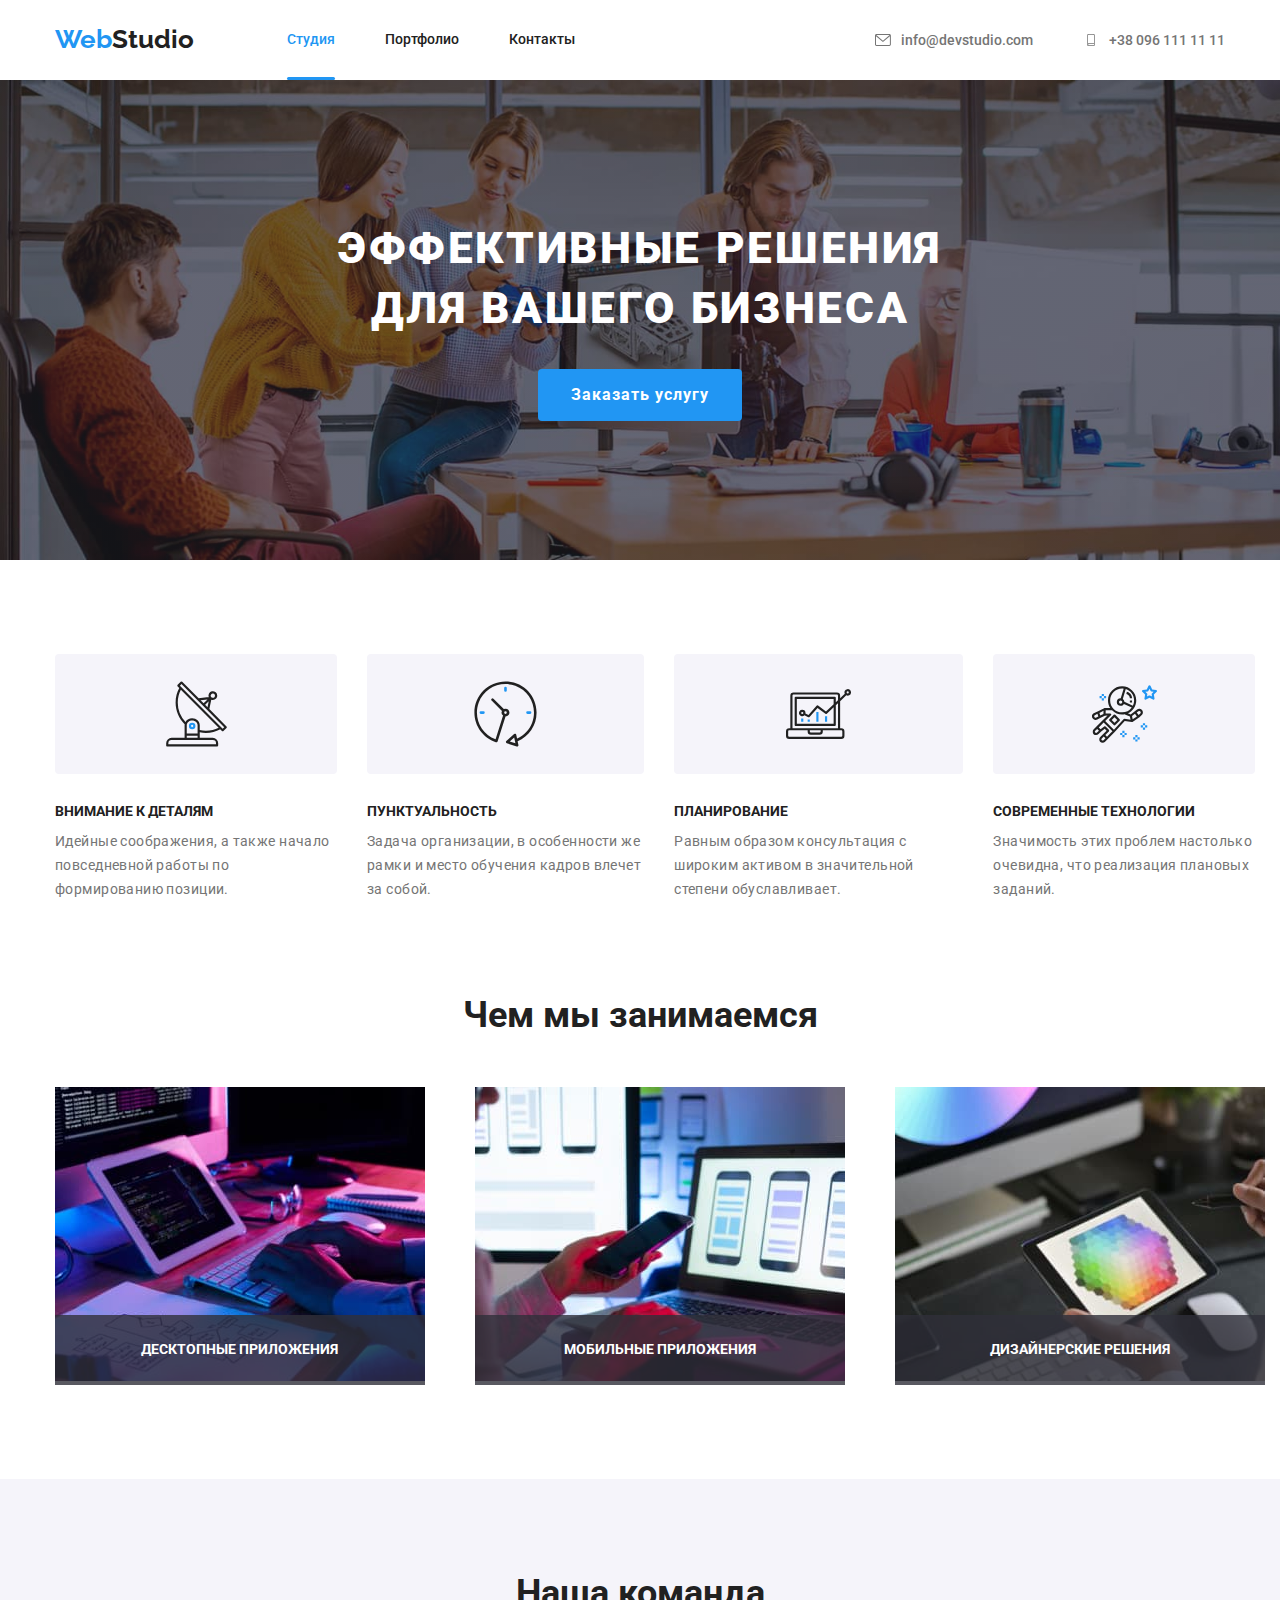
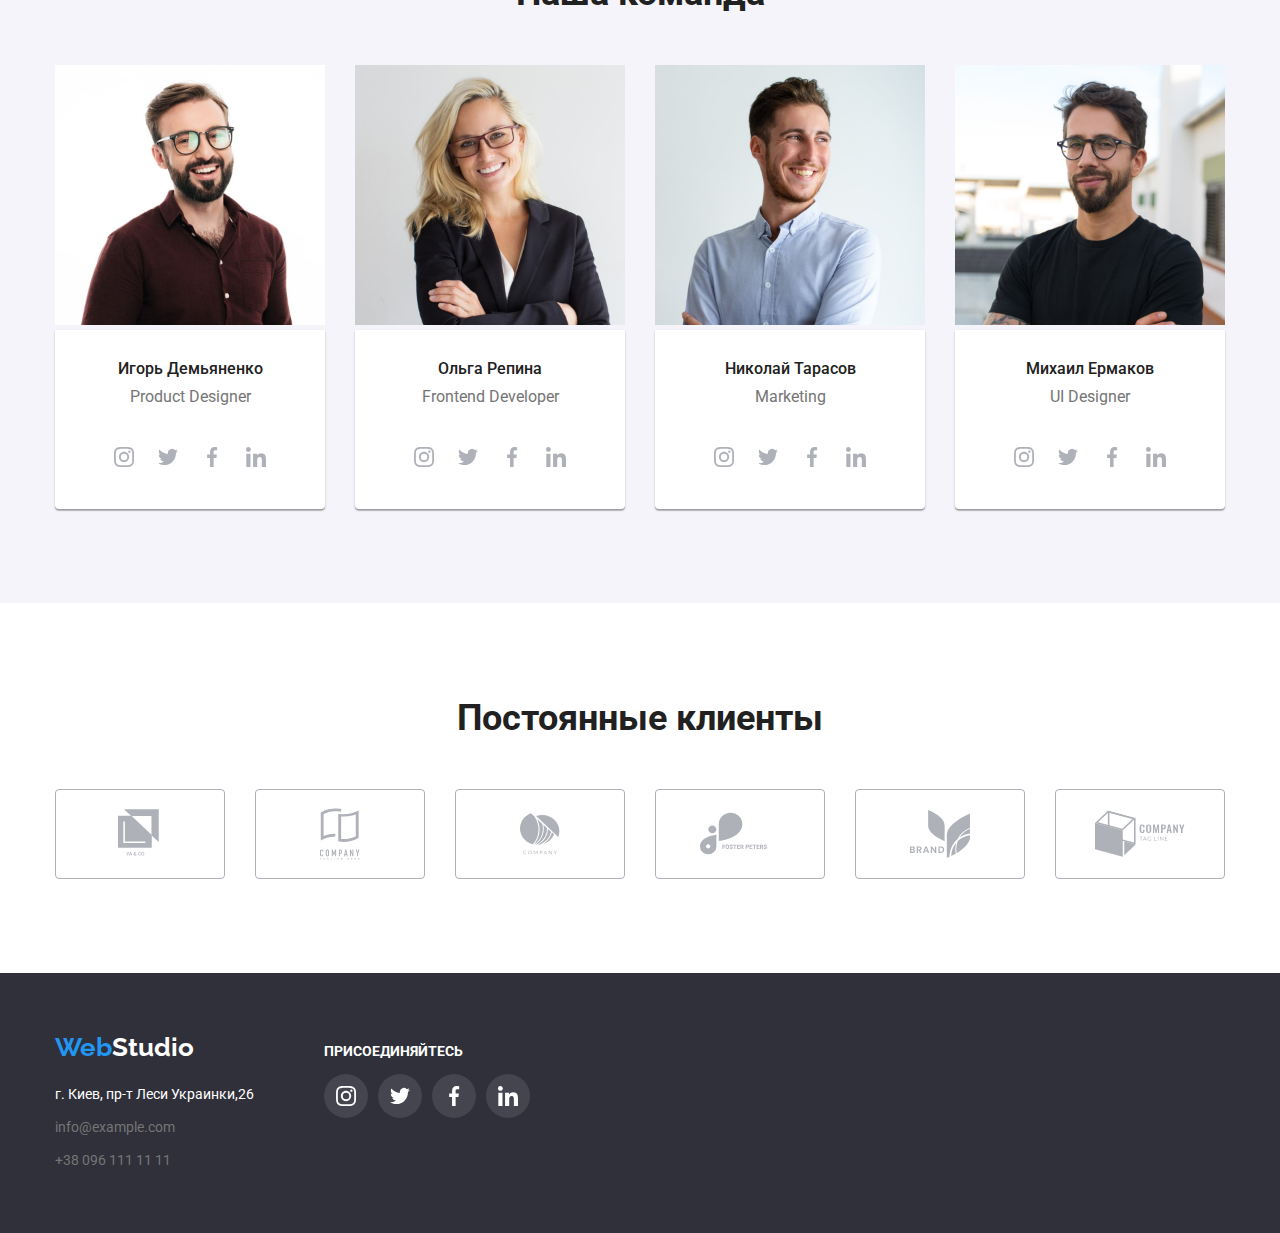
<file: index.html>
<!DOCTYPE html>
<html lang="en">
  <head>
    <meta charset="UTF-8" />
    <meta name="viewport" content="width=device-width, initial-scale=1.0" />
    <title>Document</title>
    <link
      href="https://fonts.googleapis.com/css2?family=Raleway:wght@700&family=Roboto:wght@400;500;700;900&display=swap"
      rel="stylesheet"
    />
    <link
      rel="stylesheet"
      href="https://cdnjs.cloudflare.com/ajax/libs/modern-normalize/1.0.0/modern-normalize.min.css"
    />
    <link rel="stylesheet" href="./css/main.css" />
    <link rel="stylesheet" href="./css/style.css" />
  </head>

  <body>
    <!-- Шапка сайта-->
    <header class="page-header">
      <div class="container main-nav">
        <nav class="menu-nav">
          <a href="" class="logo">Web<span class="logo-two">Studio</span></a>
          <ul class="site-nav">
            <li class="item">
              <a href="./index.html" class="link current">Студия</a>
            </li>
            <li class="item">
              <a href="./portfolio.html" class="link">Портфолио</a>
            </li>
            <li class="item"><a href="" class="link">Контакты</a></li>
          </ul>
        </nav>

        <div class="contact-list">
          <ul class="auth-nav">
            <li class="item">
              <a href="mailto:info@example.com" class="link"
                ><svg class="item-feauter">
                  <use href="./images/symbol-defs.svg#email"></use></svg
                >info@devstudio.com</a
              >
            </li>
            <li class="item">
              <a href="tel:+380991111111" class="link">
                <svg class="item-feauter">
                  <use href="./images/symbol-defs.svg#smartphone"></use>
                </svg>
                +38 096 111 11 11</a
              >
            </li>
          </ul>
        </div>
      </div>
    </header>
    <main>
      <!--Герой сайта-->
      <section class="hero-title">
        <div class="overlay">
          <h1 class="hero-style">
            Эффективные решения <br />
            для вашего бизнеса
          </h1>
          <button type="button" class="button" data-modal-open>
            Заказать услугу
          </button>
        </div>
      </section>

      <!--Преимущества сайта-->
      <section class="section-hero">
        <div class="container">
          <!--<h2 class="section-title">Наши преимуществ</h2>-->
          <ul class="box-list list container">
            <li class="item">
              <div class="decoration-icon">
                <svg class="item-icon">
                  <use href="./images/symbol-defs.svg#antenna1"></use>
                </svg>
              </div>
              <h3 class="section-title">Внимание к деталям</h3>
              <p class="section-text">
                Идейные соображения, а также начало повседневной работы по
                формированию позиции.
              </p>
            </li>
            <li class="item">
              <div class="decoration-icon">
                <svg class="item-icon">
                  <use href="./images/symbol-defs.svg#clock2"></use>
                </svg>
              </div>
              <h3 class="section-title">Пунктуальность</h3>
              <p class="section-text">
                Задача организации, в особенности же рамки и место обучения
                кадров влечет за собой.
              </p>
            </li>
            <li class="item">
              <div class="decoration-icon">
                <svg class="item-icon">
                  <use href="./images/symbol-defs.svg#diagram3"></use>
                </svg>
              </div>
              <h3 class="section-title">Планирование</h3>
              <p class="section-text">
                Равным образом консультация с широким активом в значительной
                степени обуславливает.
              </p>
            </li>
            <li class="item">
              <div class="decoration-icon">
                <svg class="item-icon">
                  <use href="./images/symbol-defs.svg#astronaut-4"></use>
                </svg>
              </div>
              <h3 class="section-title">Современные технологии</h3>
              <p class="section-text">
                Значимость этих проблем настолько очевидна, что реализация
                плановых заданий.
              </p>
            </li>
          </ul>
        </div>
      </section>

      <!--Чем занимается сайт-->
      <section class="info section">
        <div class="container">
          <h2 class="section-title-list">Чем мы занимаемся</h2>
          <ul class="info-list list">
            <li class="item">
              <div class="activ-content">
                <a href=""
                  ><img
                    src="./images/img2.jpg"
                    alt="Человек за компьютером"
                    width="370"
                  />
                  <h3 class="embedded-text">Деcктопные приложения</h3>
                </a>
              </div>
            </li>
            <li class="item">
              <div class="activ-content">
                <a href=""
                  ><img
                    src="./images/img1.jpg"
                    alt="Человек держит в руке телефон"
                    width="370"
                  />
                  <h3 class="embedded-text">Мобильные приложения</h3>
                </a>
              </div>
            </li>
            <li class="item">
              <div class="activ-content">
                <a href=""
                  ><img
                    src="./images/img3.jpg"
                    alt="Человек держит в руке планшет"
                    width="370"
                  />
                  <h3 class="embedded-text">Дизайнерские решения</h3>
                </a>
              </div>
            </li>
          </ul>
        </div>
      </section>
      <!--Наша команда-->
      <section class="nav-section">
        <div class="container">
          <h2 class="section-title-list">Наша команда</h2>
          <ul class="navigation-list list">
            <li class="item">
              <img
                src="./images/union1.jpg"
                alt="Игорь Демьяненко-конструктор продуктов"
                width="270"
              />
              <div class="team-ticket">
                <h3 class="section-title-feauter">Игорь Демьяненко</h3>
                <p class="feauter-title">Product Designer</p>
                <ul class="team-icon list">
                  <li class="icon-item">
                    <a href="" class="sicial-link" aria-label="инстаграм">
                      <svg class="icon">
                        <use href="./images/symbol-defs.svg#instagram"></use>
                      </svg>
                    </a>
                  </li>
                  <li class="icon-item">
                    <a href="" class="sicial-link" aria-label="twitter"
                      ><svg class="icon">
                        <use href="./images/symbol-defs.svg#twitter"></use></svg
                    ></a>
                  </li>
                  <li class="icon-item">
                    <a href="" class="sicial-link" aria-label="Facebook"
                      ><svg class="icon">
                        <use
                          href="./images/symbol-defs.svg#facebook"
                        ></use></svg
                    ></a>
                  </li>
                  <li class="icon-item">
                    <a href="" class="sicial-link" aria-label="in"
                      ><svg class="icon">
                        <use href="./images/symbol-defs.svg#in"></use></svg
                    ></a>
                  </li>
                </ul>
              </div>
            </li>
            <li class="item">
              <img
                src="./images/union2.jpg"
                alt="Ольга Репина-фронтенд девелопер"
                width="270"
              />
              <div class="team-ticket">
                <h3 class="section-title-feauter">Ольга Репина</h3>
                <p class="feauter-title">Frontend Developer</p>
                <ul class="team-icon list">
                  <li class="icon-item">
                    <a href="" class="sicial-link" aria-label="инстаграм">
                      <svg class="icon">
                        <use href="./images/symbol-defs.svg#instagram"></use>
                      </svg>
                    </a>
                  </li>
                  <li class="icon-item">
                    <a href="" class="sicial-link" aria-label="twitter"
                      ><svg class="icon">
                        <use href="./images/symbol-defs.svg#twitter"></use></svg
                    ></a>
                  </li>
                  <li class="icon-item">
                    <a href="" class="sicial-link" aria-label="Facebook"
                      ><svg class="icon">
                        <use
                          href="./images/symbol-defs.svg#facebook"
                        ></use></svg
                    ></a>
                  </li>
                  <li class="icon-item">
                    <a href="" class="sicial-link" aria-label="in"
                      ><svg class="icon">
                        <use href="./images/symbol-defs.svg#in"></use></svg
                    ></a>
                  </li>
                </ul>
              </div>
            </li>
            <li class="item">
              <img
                src="./images/union3.jpg"
                alt="Николай Тарасов-маркетолог"
                width="270"
              />
              <div class="team-ticket">
                <h3 class="section-title-feauter">Николай Тарасов</h3>
                <p class="feauter-title">Marketing</p>
                <ul class="team-icon list">
                  <li class="icon-item">
                    <a href="" class="sicial-link" aria-label="инстаграм">
                      <svg class="icon">
                        <use href="./images/symbol-defs.svg#instagram"></use>
                      </svg>
                    </a>
                  </li>
                  <li class="icon-item">
                    <a href="" class="sicial-link" aria-label="twitter"
                      ><svg class="icon">
                        <use href="./images/symbol-defs.svg#twitter"></use></svg
                    ></a>
                  </li>
                  <li class="icon-item">
                    <a href="" class="sicial-link" aria-label="Facebook"
                      ><svg class="icon">
                        <use
                          href="./images/symbol-defs.svg#facebook"
                        ></use></svg
                    ></a>
                  </li>
                  <li class="icon-item">
                    <a href="" class="sicial-link" aria-label="in"
                      ><svg class="icon">
                        <use href="./images/symbol-defs.svg#in"></use></svg
                    ></a>
                  </li>
                </ul>
              </div>
            </li>

            <li class="item">
              <img
                src="./images/union4.jpg"
                alt="Михаил Ермаков-конструктор пользовательского интерфейса"
                width="270"
              />
              <div class="team-ticket">
                <h3 class="section-title-feauter">Михаил Ермаков</h3>
                <p class="feauter-title">UI Designer</p>
                <ul class="team-icon list">
                  <li class="icon-item">
                    <a href="https:" class="sicial-link" aria-label="инстаграм">
                      <svg class="icon">
                        <use href="./images/symbol-defs.svg#instagram"></use>
                      </svg>
                    </a>
                  </li>
                  <li class="icon-item">
                    <a href="" class="sicial-link" aria-label="twitter"
                      ><svg class="icon">
                        <use href="./images/symbol-defs.svg#twitter"></use></svg
                    ></a>
                  </li>
                  <li class="icon-item">
                    <a href="" class="sicial-link" aria-label="Facebook"
                      ><svg class="icon">
                        <use
                          href="./images/symbol-defs.svg#facebook"
                        ></use></svg
                    ></a>
                  </li>
                  <li class="icon-item">
                    <a href="" class="sicial-link" aria-label="in"
                      ><svg class="icon">
                        <use href="./images/symbol-defs.svg#in"></use></svg
                    ></a>
                  </li>
                </ul>
              </div>
            </li>
          </ul>
        </div>
      </section>
      <!--Наши партнеры-->
      <section class="section">
        <div class="container">
          <h2 class="partner">Постоянные клиенты</h2>
          <ul class="company">
            <li class="clients">
              <a class="clients-item" href="">
                <svg class="logoone">
                  <use href="./images/symbol-defs.svg#logo1"></use>
                </svg>
              </a>
            </li>
            <li class="clients">
              <a class="clients-item link" href=""
                ><svg class="logotwo">
                  <use href="./images/symbol-defs.svg#logo2"></use></svg
              ></a>
            </li>
            <li class="clients">
              <a class="clients-item link" href=""
                ><svg class="logotwo">
                  <use href="./images/symbol-defs.svg#logo3"></use>
                </svg>
              </a>
            </li>
            <li class="clients">
              <a class="clients-item link" href=""
                ><svg class="logofour">
                  <use href="./images/symbol-defs.svg#logo4"></use></svg
              ></a>
            </li>
            <li class="clients">
              <a class="clients-item link" href=""
                ><svg class="logofive">
                  <use href="./images/symbol-defs.svg#logo5"></use>
                </svg>
              </a>
            </li>
            <li class="clients">
              <a class="clients-item link" href=""
                ><svg class="logosix">
                  <use href="./images/symbol-defs.svg#logo6"></use>
                </svg>
              </a>
            </li>
          </ul>
        </div>
      </section>
    </main>

    <!--Подвал и контакты сайта-->
    <footer class="footer-nav">
      <div class="container footer-container">
        <div>
          <a href="" class="logo">Web<span class="logo-free">Studio</span></a>
          <address class="adress">
            <p class="adress-text">г. Киев, пр-т Леси Украинки,26</p>
            <a href="mailto:info@example.com" class="link">info@example.com</a>
            <a href="tel:+380991111111" class="link">+38 096 111 11 11</a>
          </address>
        </div>
        <div class="additional">
          <p class="additional-title">ПРИСОЕДИНЯЙТЕСЬ</p>
          <ul class="additional-list list">
            <li class="additional-item">
              <a href="" class="basement-social" aria-label="instagram"
                ><svg class="footer-icon">
                  <use href="./images/symbol-defs.svg#instagram"></use></svg
              ></a>
            </li>
            <li class="additional-item">
              <a href="" class="basement-social" aria-label="twitter"
                ><svg class="footer-icon">
                  <use href="./images/symbol-defs.svg#twitter"></use></svg
              ></a>
            </li>
            <li class="additional-item">
              <a href="" class="basement-social" aria-label="Facebook"
                ><svg class="footer-icon">
                  <use href="./images/symbol-defs.svg#facebook"></use></svg
              ></a>
            </li>
            <li class="additional-item">
              <a href="" class="basement-social" aria-label="in"
                ><svg class="footer-icon">
                  <use href="./images/symbol-defs.svg#in"></use></svg
              ></a>
            </li>
          </ul>
        </div>
      </div>
    </footer>
    <div class="backdrop is-hidden" data-modal>
      <div class="modal">
        <button type="button" class="exit-button" data-modal-close>
          <svg class="exit">
            <use href="./images/symbol-defs1.svg#Vector"></use>
          </svg>
        </button>
      </div>
    </div>
    <script src="./js/modal.js"></script>
  </body>
</html>
</file>
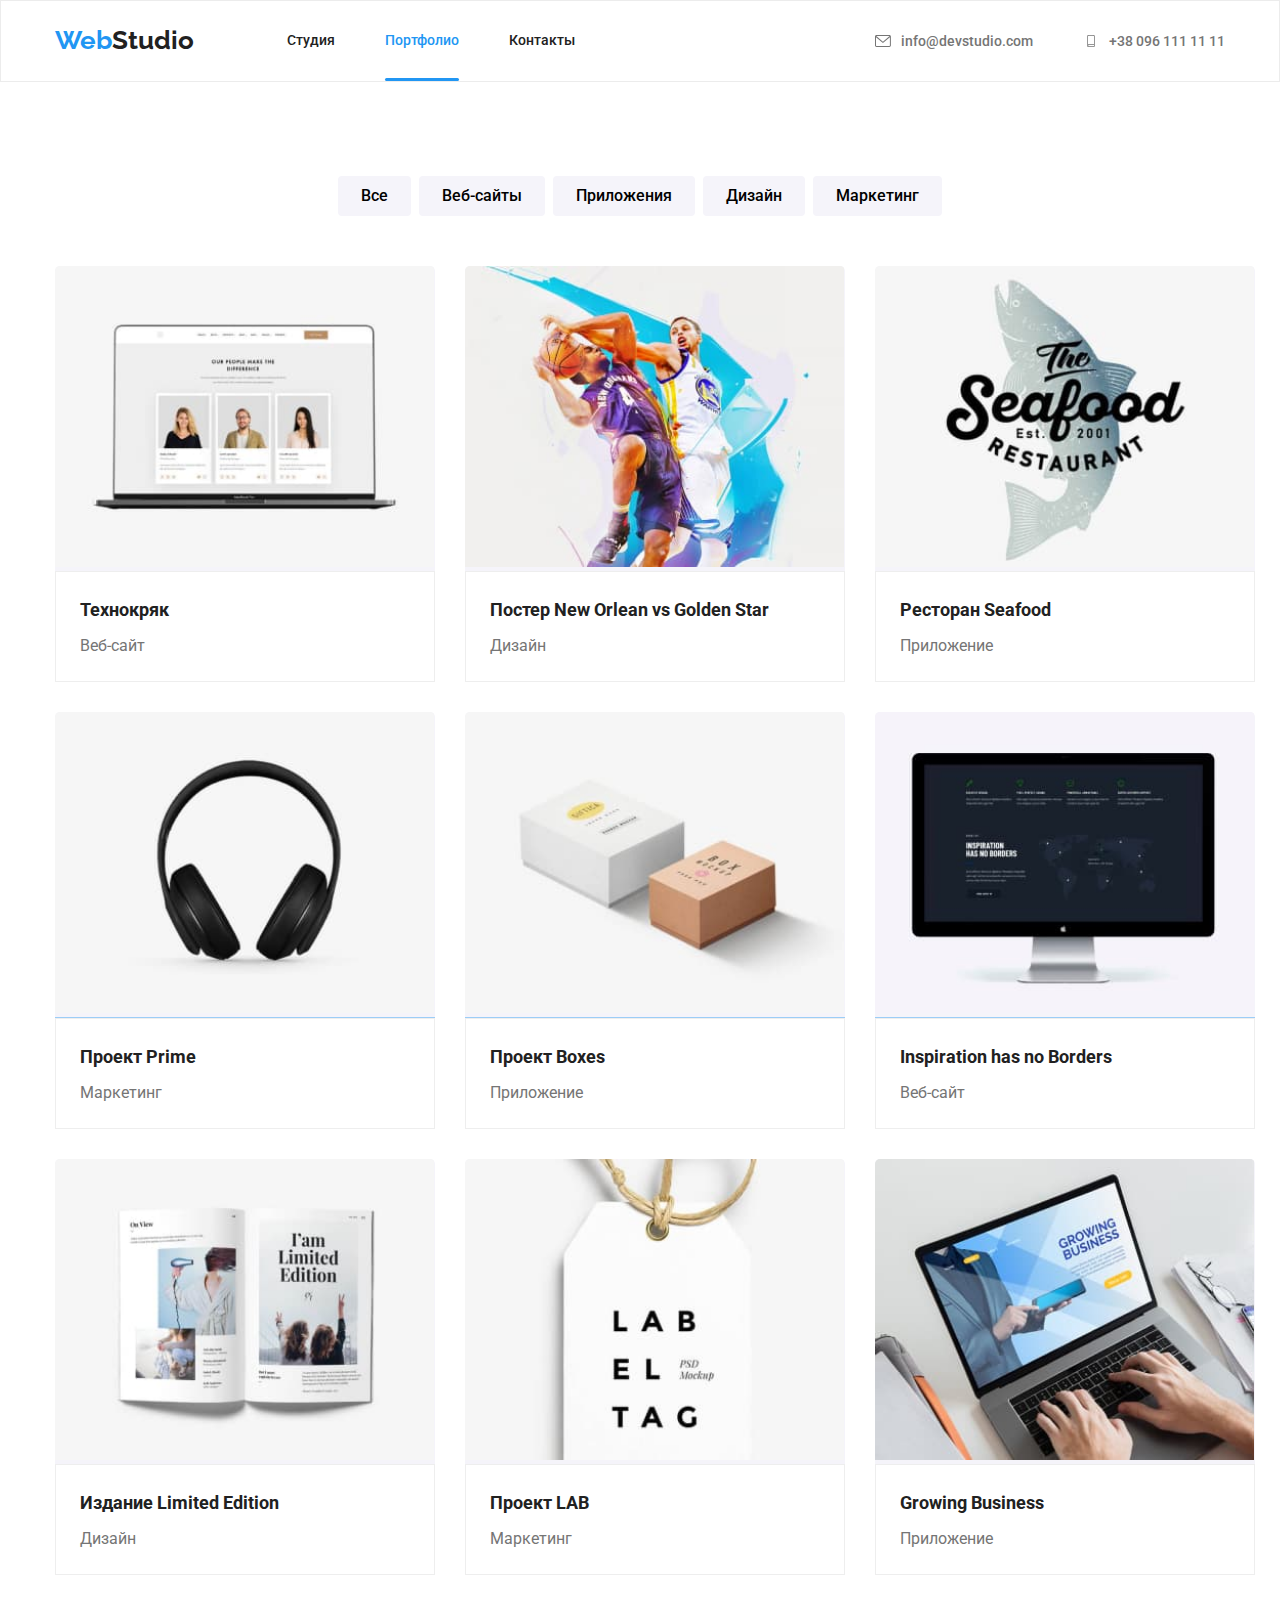
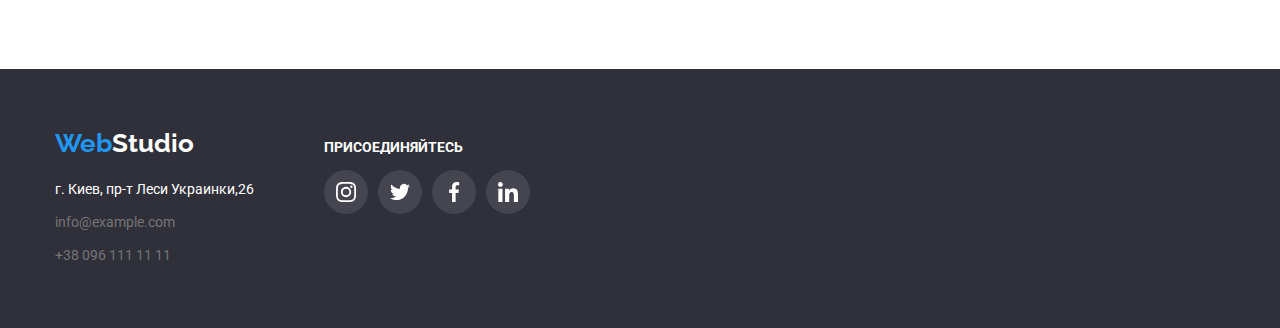
<file: portfolio.html>
<!DOCTYPE html>
<html lang="en">
  <head>
    <meta charset="UTF-8" />
    <meta name="viewport" content="width=device-width, initial-scale=1.0" />
    <title>Document</title>
    <link
      href="https://fonts.googleapis.com/css2?family=Raleway:wght@700&family=Roboto:wght@400;500;700;900&display=swap"
      rel="stylesheet"
    />
    <link
      rel="stylesheet"
      href="https://cdnjs.cloudflare.com/ajax/libs/modern-normalize/1.0.0/modern-normalize.min.css"
    />
    <link rel="stylesheet" href="./css/main.css" />

    <link rel="stylesheet" href="./css/portfolio.css" />
  </head>

  <body>
    <!-- Шапка сайта-->
    <header class="page-header line">
      <div class="container main-nav">
        <nav class="menu-nav">
          <a href="" class="logo">Web<span class="logo-two">Studio</span></a>
          <ul class="site-nav">
            <li class="item">
              <a href="./index.html" class="link">Студия</a>
            </li>
            <li class="item">
              <a href="./portfolio.html" class="link current">Портфолио</a>
            </li>
            <li class="item"><a href="" class="link">Контакты</a></li>
          </ul>
        </nav>

        <div class="contact-list">
          <ul class="auth-nav">
            <li class="item">
              <a href="mailto:info@example.com" class="link"
                ><svg class="item-feauter">
                  <use href="./images/symbol-defs.svg#email"></use></svg
                >info@devstudio.com</a
              >
            </li>
            <li class="item">
              <a href="tel:+380991111111" class="link">
                <svg class="item-feauter">
                  <use href="./images/symbol-defs.svg#smartphone"></use>
                </svg>
                +38 096 111 11 11</a
              >
            </li>
          </ul>
        </div>
      </div>
    </header>
    <main>
      <div class="container">
          <ul class="portfolio-nav list">
            <li class="item-list">
              <button type="button" class="button">Все</button>
            </li>
            <li class="item-list">
              <button type="button" class="button">Веб-сайты</button>
            </li>
            <li class="item-list">
              <button type="button" class="button">Приложения</button>
            </li>
            <li class="item-list">
              <button type="button" class="button">Дизайн</button>
            </li>
            <li class="item-list">
              <button type="button" class="button">Маркетинг</button>
            </li>
          </ul>
        <!-- Примеры работ!!!!!!! -->
          <ul class="portfolio list container">
            <li class="item">
              <a href="" class="card">
               <div class="card-formatting">
                 <img src="./images/portfolio1.jpg" alt="Сайт на компьютере" width="379" />
                 <p class="text-formatting">Технокряк это современная площадка распространения коронавируса. Компании используют эту платформу для цифрового
                шпионажа и атак на защищённые сервера конкурентов.</p>
                </div>
                <div class="portfolio-text">
                  <h2 class="section-title list">Технокряк</h2>
                  <p class="section-title-list">Веб-сайт</p>
                </div>
              </a>
            </li>
            <li class="item">
              <a href="" class="card">
                <div class="card-formatting"><img src="./images/portfolio2.jpg" alt="Постер игры в баскетболл" width="379" />
                <p class="text-formatting">Технокряк это современная площадка распространения коронавируса. Компании используют эту
                  платформу для цифрового
                  шпионажа и атак на защищённые сервера конкурентов.</p></div>
                <div class="portfolio-text">
                  <h2 class="section-title">
                    Постер New Orlean vs Golden Star
                  </h2>
                  <p class="section-title-list">Дизайн</p>
                </div>
              </a>
            </li>
            <li class="item">
              <a href="" class="card">
                <div class="card-formatting" ><img src="./images/portfolio3.jpg" alt="Приложение для ресторана" width="379" />
                <p class="text-formatting">Технокряк это современная площадка распространения коронавируса. Компании используют эту
                  платформу для цифрового
                  шпионажа и атак на защищённые сервера конкурентов.</p></div>
                <div class="portfolio-text">
                  <h2 class="section-title">Ресторан Seafood</h2>
                  <p class="section-title-list">Приложение</p>
                </div>
              </a>
            </li>
            <li class="item">
              <a href="" class="card">
                <div class="card-formatting"><img src="./images/portfolio4.jpg" alt="Наушники" width="379" />
                <p class="text-formatting">Технокряк это современная площадка распространения коронавируса. Компании используют эту
                  платформу для цифрового
                  шпионажа и атак на защищённые сервера конкурентов.</p></div>
                <div class="portfolio-text">
                  <h2 class="section-title">Проект Prime</h2>
                  <p class="section-title-list">Маркетинг</p>
                </div>
              </a>
            </li>

            <li class="item">
              <a href="" class="card">
                <div class="card-formatting"><img src="./images/portfolio5.jpg" alt="Коробка" width="379" />
                <p class="text-formatting">Технокряк это современная площадка распространения коронавируса. Компании используют эту
                  платформу для цифрового
                  шпионажа и атак на защищённые сервера конкурентов.</p></div>
                <div class="portfolio-text">
                  <h2 class="section-title">Проект Boxes</h2>
                  <p class="section-title-list">Приложение</p>
                </div>
              </a>
            </li>
            <li class="item">
              <a href="" class="card">
                <div class="card-formatting" ><img src="./images/portfolio6.jpg" alt="Компьютер" width="379" />
                <p class="text-formatting">Технокряк это современная площадка распространения коронавируса. Компании используют эту
                  платформу для цифрового
                  шпионажа и атак на защищённые сервера конкурентов.</p></div>
                <div class="portfolio-text">
                  <h2 class="section-title">Inspiration has no Borders</h2>
                  <p class="section-title-list">Веб-сайт</p>
                </div>
              </a>
            </li>
            <li class="item">
              <a href="" class="card">
                <div class="card-formatting"><img src="./images/portfolio7.jpg" alt="Журнал" width="379" />
                <p class="text-formatting">Технокряк это современная площадка распространения коронавируса. Компании используют эту
                  платформу для цифрового
                  шпионажа и атак на защищённые сервера конкурентов.</p></div>
                <div class="portfolio-text">
                  <h2 class="section-title">Издание Limited Edition</h2>
                  <p class="section-title-list">Дизайн</p>
                </div>
              </a>
            </li>
            <li class="item">
              <a href="" class="card">
                <div class="card-formatting"><img src="./images/portfolio8.jpg" alt="Этикетка" width="379" />
                <p class="text-formatting">Технокряк это современная площадка распространения коронавируса. Компании используют эту
                  платформу для цифрового
                  шпионажа и атак на защищённые сервера конкурентов.</p></div>
                <div class="portfolio-text">
                  <h2 class="section-title">Проект LAB</h2>
                  <p class="section-title-list">Маркетинг</p>
                </div>
              </a>
            </li>
            <li class="item">
              <a href="" class="card">
                <div class="card-formatting"><img src="./images/portfolio9.jpg" alt="Человек за компьютером" width="379" />
                <p class="text-formatting">Технокряк это современная площадка распространения коронавируса. Компании используют эту
                  платформу для цифрового
                  шпионажа и атак на защищённые сервера конкурентов.</p></div>
                <div class="portfolio-text">
                  <h2 class="section-title">Growing Business</h2>
                  <p class="section-title-list">Приложение</p>
                </div>
              </a>
            </li>
          </ul>
      </div>
    </main>

    <!--Подвал и контакты сайта-->
    <footer class="footer-nav">
      <div class="container footer-container">
        <div>
          <a href="" class="logo">Web<span class="logo-free">Studio</span></a>
          <address class="adress">
            <p class="adress-text">г. Киев, пр-т Леси Украинки,26</p>
            <a href="mailto:info@example.com" class="link">info@example.com</a>
            <a href="tel:+380991111111" class="link">+38 096 111 11 11</a>
          </address>
        </div>
        <div class="additional">
          <p class="additional-title">ПРИСОЕДИНЯЙТЕСЬ</p>
          <ul class="additional-list list">
            <li class="additional-item">
              <a href="" class="basement-social" aria-label="instagram"
                ><svg class="footer-icon">
                  <use href="./images/symbol-defs.svg#instagram"></use></svg
              ></a>
            </li>
            <li class="additional-item">
              <a href="" class="basement-social" aria-label="twitter"
                ><svg class="footer-icon">
                  <use href="./images/symbol-defs.svg#twitter"></use></svg
              ></a>
            </li>
            <li class="additional-item">
              <a href="" class="basement-social" aria-label="Facebook"
                ><svg class="footer-icon">
                  <use href="./images/symbol-defs.svg#facebook"></use></svg
              ></a>
            </li>
            <li class="additional-item">
              <a href="" class="basement-social" aria-label="in"
                ><svg class="footer-icon">
                  <use href="./images/symbol-defs.svg#in"></use></svg
              ></a>
            </li>
          </ul>
        </div>
      </div>
      </div>
    </footer>
  </body>
</html>
</file>
<file: css/main.css>
:root {
  --primary-text-color: #757575;
  --title-text-color: #212121;
  --accent-color: #2196f3;
  --primary-bg-color: #ffffff;
  --moz-decoration-color: #2f303a;
  --animation-direction: #f5f4fa;
  --footer-bg-color: rgba(255, 255, 255, 0.6);
  --logo-color: #000000;
  --сosial-color: #afb1b8;
}

body {
  background-color: var(--primary-bg-color);
  color: var(--primary-text-color);
  font-family: Roboto, sans-serif;
}

.container {
  margin-left: auto;
  margin-right: auto;
  padding-left: 15px;
  padding-right: 15px;
  width: 1200px;
}
.list {
  list-style: none;
  margin: 0;
  padding: 0;
}
.img {
  padding: 0px;
  margin: 0px;
  display: block;
  max-width: 100%;
  height: auto;
}

.main-nav {
  display: flex;
  align-items: center;
}
.menu-nav {
  display: flex;
  align-items: center;
}
.site-nav {
  display: inline-flex;
}
.site-nav .item:not(:last-child) {
  margin-right: 50px;
}

.menu-contact {
  display: flex;
  align-items: center;
}
.contact-list {
  margin-left: auto;
}
.contacts-list .item:not(:last-child) {
  margin-left: 50px;
}
.auth-nav {
  display: flex;
}
.auth-nav .item:not(:last-child) {
  margin-right: 50px;
}

/* Logo */
.logo {
  color: var(--accent-color);
  font-family: Raleway, sans-serif;
  font-weight: 700;
  font-size: 26px;
  line-height: 1.14;
  text-decoration: none;
}
.logo-two {
  margin-right: 93px;
  color: var(--title-text-color);
}
.logo-free {
  color: var(--primary-bg-color);
}
.site-nav .link {
  color: var(--title-text-color);
  font-weight: 500;
  font-size: 14px;
  line-height: 1.14;
  text-decoration: none;
  padding-top: 32px;
  padding-bottom: 32px;
  transition: color 250ms cubic-bezier(0.4, 0, 0.2, 1);
}
.link {
  position: relative;
}
.current::before {
  content: "";
  position: absolute;
  left: 0;
  bottom: 0px;
  width: 100%;
  height: 3px;
  background-color: var(--accent-color);
  border-radius: 2px;
}

button {
  font-family: inherit;
}
ul {
  padding: 0;
  margin: 0;
  list-style: none;
}
.menu-nav .item {
  display: flex;
}
.section-hero .item:not(:last-child) {
  margin-right: 30px;
}

/* site-nav навигация сайта */
.container-menu {
  margin-left: auto;
}

.container-contacts {
  margin-left: auto;
  display: flex;
  align-items: center;
}

.site-nav .link.current {
  color: var(--accent-color);
}

.site-nav .link:hover,
.site-nav .link:focus,
.auth-nav .link:hover,
.auth-nav .link:focus,
.footer-nav .link:hover,
.footer-nav .link:focus {
  color: var(--accent-color);
}
.auth-nav .link {
  display: flex;
  flex-direction: row;
  align-items: center;
  justify-content: center;
  font-weight: 500;
  font-size: 14px;
  line-height: 0.87;
  text-decoration: none;
  transition: color 250ms cubic-bezier(0.4, 0, 0.2, 1);
}
/*оформление майла и телефона в хедере*/
.link {
  color: var(--primary-text-color);
  text-decoration: none;
  font-style: normal;
}
.item .item-feauter {
  width: 16px;
  height: 12px;
  margin-right: 10px;
  fill: currentColor;
}

.footer-title {
  font-weight: 400;
  font-size: 14px;
  line-height: 1.7;
}
.footer-nav .link {
  color: var(--primary-text-color);
  font-weight: 400;
  font-size: 14px;
  line-height: 1.7;
  font-style: normal;
  text-decoration: none;
}
.footer-nav .adress {
  color: var(--primary-bg-color);
  font-weight: 400;
  font-size: 14px;
  line-height: 1.7;
  font-style: normal;
}
.footer-nav {
  background-color: var(--moz-decoration-color);
  padding-top: 60px;
  padding-bottom: 60px;
}

.footer-nav .adress-text {
  margin-top: 0;
  margin-bottom: 9px;
  color: var(--primery-bg-color);
  font-weight: 400;
  font-size: 14px;
  line-height: 1.71;
}
.footer-nav .link:not(:last-child) {
  display: inline-block;
  margin-top: 0;
  margin-bottom: 9px;
}
.adress {
  text-decoration: none;
  display: flex;
  flex-direction: column;
}
.footer-nav .container .logo {
  display: inline-block;
  margin-top: 0;
  margin-bottom: 20px;
}
/*Футер соц-сети*/
.additional-title {
  margin-top: 0;
  font-weight: 700;
  font-size: 14px;
  line-height: 1.14;
  text-transform: uppercase;
  color: var(--primary-bg-color);
}
.additional-item:not(:last-child) {
  margin-right: 10px;
}
.basement-social {
  display: flex;
  width: 44px;
  height: 44px;
  border-radius: 50%;
  justify-content: center;
  align-items: center;
  background-color: rgba(255, 255, 255, 0.1);
  color: var(--primary-bg-color);
  transition: background-color 250ms cubic-bezier(0.4, 0, 0.2, 1);
}
.footer-icon {
  width: 20px;
  height: 20px;
  fill: currentColor;
}

.footer-container {
  display: flex;
  justify-content: flex-start;
  align-items: baseline;
}
.additional {
  margin-left: 70px;
}
.basement-social svg {
  fill: currentColor;
}
.basement-social:hover {
  background-color: var(--accent-color);
}
.basement-social:hover svg {
  fill: var(--primary-bg-color);
}
</file>
<file: css/style.css>
/* Hero оформление градиента и фото */
.overlay {
  margin: 0 auto;
  background-color: var(--moz-decoration-color);
  background-image: linear-gradient(
      to right,
      rgba(47, 48, 58, 0.4),
      rgba(47, 48, 58, 0.4)
    ),
    url(../images/hero.jpg);
  background-position: center;
  background-repeat: no-repeat;
  background-size: cover;
  max-width: 1600px;
  height: 480px;
  display: flex;
  flex-direction: column;
  text-align: center;
  justify-content: center;
  align-items: center;
}
.hero-style {
  margin-top: 0;
  margin-bottom: 30px;
  color: var(--primary-bg-color);
  font-weight: 900;
  font-size: 44px;
  line-height: 1.36;
  text-align: center;
  letter-spacing: 0.06em;
  text-transform: uppercase;
}

.hero-title {
  text-align: center;
}

/*  Кнопка-героя Button */
.button {
  display: inline-block;
  padding: 10px 32px;
  min-width: 200px;
  min-height: 50px;
  border: 1px solid transparent;
  border-radius: 4px;
  color: var(--primary-bg-color);
  background-color: var(--accent-color);
  font-weight: 700;
  font-size: 16px;
  line-height: 1.9;
  text-align: center;
  letter-spacing: 0.06em;
  text-decoration: none;
  transition: box-shadow 250ms cubic-bezier(0.4, 0, 0.2, 1);
  cursor: pointer;
  outline: none;
}
/* Модальное окно на кнопке заказать услугу*/
.backdrop {
  position: fixed;
  top: 0px;
  left: 0px;
  width: 100%;
  height: 100%;
  background-color: rgba(0, 0, 0, 0.2);
  transition: opacity 250ms cubic-bezier(0.4, 0, 0.2, 1);
}
.backdrop.is-hidden {
  opacity: 0;
  pointer-events: none;
}
.modal {
  position: absolute;
  top: 50%;
  left: 50%;
  transform: translate(-50%, -50%);
  width: 528px;
  height: 581px;
  background-color: var(--primary-bg-color);
  border-radius: 5px;
  opacity: 1;
  box-shadow: 0px 1px 3px rgba(0, 0, 0, 0.12), 0px 1px 1px rgba(0, 0, 0, 0.14),
    0px 2px 1px rgba(0, 0, 0, 0.2);
  transition: transform 250ms cubic-bezier(0.4, 0, 0.2, 1),
    opacity 250ms cubic-bezier(0.4, 0, 0.2, 1);
}
.exit {
  width: 11px;
  height: 11px;
  fill: currentColor;
}
.exit-button {
  position: absolute;
  display: inline-flex;
  top: 8px;
  right: 8px;
  width: 30px;
  height: 30px;
  margin: 0;
  padding: 0;
  border: 1px solid rgba(0, 0, 0, 0.1);
  border-radius: 50%;
  justify-content: center;
  align-items: center;
  background-color: var(--primery-bg-color);
  cursor: pointer;
  outline: none;
}
/* Секция под героем без заголовка*/
.decoration-icon {
  background-color: var(--animation-direction);
  display: flex;
  height: 120px;
  margin-bottom: 30px;
  border-radius: 4px;
  justify-content: center;
  align-items: center;
}
.item-icon {
  width: 65px;
  height: 70px;
  fill: black;
}
.section-hero {
  padding-top: 94px;
}
/* Секция чем мы занимаемся*/

/* Наложение текста на картинку*/
.activ-content {
  position: relative;
}
.embedded-text {
  position: absolute;
  display: flex;
  bottom: 0;
  left: 0;
  width: 100%;
  height: 70px;
  margin: 0;
  font-weight: 700;
  font-size: 14px;
  line-height: 1.14;
  text-transform: uppercase;
  justify-content: center;
  align-items: center;
  background-color: rgba(47, 48, 58, 0.8);
  color: var(--primary-bg-color);
}

.list {
  display: flex;
}
.list .item {
  width: calc((100%-90px) / 4);
}
.section-text {
  margin-top: 0;
  margin-bottom: 0;
  font-weight: 400;
  font-size: 14px;
  line-height: 1.7;
  letter-spacing: 0.03em;
}

.section {
  padding-top: 94px;
  padding-bottom: 94px;
}
.info-list {
  display: flex;
}
.info-list.item:not(:last-child) {
  margin-right: 30px;
}
.info-list .item {
  width: calc((100% - 60px) / 3);
}

/* Section секция команды */
.nav-section {
  background-color: var(--animation-direction);
  padding-top: 94px;
  padding-bottom: 94px;
}
.section-title {
  margin-top: 0;
  margin-bottom: 10px;
  font-weight: 700;
  font-size: 14px;
  line-height: 1.14;
  text-transform: uppercase;
  color: var(--title-text-color);
  font-weight: 700;
  font-size: 14px;
  line-height: 1.14;
}

.section-title-list {
  color: var(--title-text-color);
  font-weight: 700;
  font-size: 36px;
  line-height: 1.16;
  text-align: center;
  margin-top: 0;
  margin-bottom: 50px;
}

.section-title-feauter {
  color: var(--title-text-color);
  font-weight: 500;
  font-size: 16px;
  line-height: 1.18;
  text-align: center;
  margin-top: 0;
  margin-bottom: 10px;
}
/*оформление соц сетей нашей команды*/
.team-icon {
  display: flex;
  justify-content: center;
  margin-top: 28px;
}
.team-icon .icon {
  width: 20px;
  height: 20px;
}
.sicial-link {
  display: flex;
  justify-content: center;
  align-items: center;
  width: 44px;
  height: 44px;
  border-radius: 50%;
  color: var(--сosial-color);
  transition: color 250ms cubic-bezier(0.4, 0, 0.2, 1),
    background-color 250ms cubic-bezier(0.4, 0, 0.2, 1),
    border-radius 250ms cubic-bezier(0.4, 0, 0.2, 1);
}
.icon {
  display: flex;
  justify-content: center;
  align-items: center;
}
.sicial-link svg {
  fill: currentColor;
}
.sicial-link:hover {
  background-color: var(--accent-color);
}
.sicial-link:hover svg {
  fill: var(--primary-bg-color);
}
.icon .team-icon .icon-item:not(:last-child) {
  margin-right: 10px;
}
/*Оформление карточек команды*/
.team-ticket {
  background-color: var(--primary-bg-color);
  padding: 30px 32px;
  border-radius: 0px 0px 4px 4px;
  box-shadow: 0px 1px 3px rgba(0, 0, 0, 0.12), 0px 1px 1px rgba(0, 0, 0, 0.14),
    0px 2px 1px rgba(0, 0, 0, 0.2);
}
.feauter-title {
  font-weight: 400;
  font-size: 16px;
  line-height: 1.18;
  text-align: center;
  margin-top: 0;
  margin-bottom: 0px;
}
.navigation-list {
  display: flex;
}
.navigation-list .item:not(:last-child) {
  margin-right: 30px;
}
.navigation-list .item {
  width: calc((100%-90px) / 4);
}
.item:not(:last-child) {
  margin-right: 50px;
}
/*Наши партнеры*/
.partner {
  color: var(--title-text-color);
  margin-top: 0;
  margin-bottom: 50px;
  font-weight: 700;
  font-size: 36px;
  line-height: 1.17;
  text-align: center;
}
.company {
  display: flex;
}

.clients:not(:last-child) {
  margin-right: 30px;
}
.clients {
  width: 170px;
}
.clients-item {
  display: flex;
  height: 90px;
  padding: 0;
  border-width: 1px;
  border-style: solid;
  border-color: var(--сosial-color);
  border-radius: 4px;
  justify-content: center;
  align-items: center;
  color: var(--сosial-color);
  transition: border-color 250ms cubic-bezier(0.4, 0, 0.2, 1),
    color 250ms cubic-bezier(0.4, 0, 0.2, 1);
}

.logoone {
  width: 45px;
  max-height: 90px;
  fill: currentColor;
}
.logotwo {
  width: 40px;
  max-height: 90px;
  fill: currentColor;
}
.logofour {
  width: 80px;
  max-height: 90px;
  fill: currentColor;
}
.logofive {
  width: 60px;
  max-height: 90px;
  fill: currentColor;
}
.logosix {
  width: 90px;
  max-height: 90px;
  fill: currentColor;
}
.clients-item:hover {
  color: var(--accent-color);
}
.clients-item:hover {
  border-color: var(--accent-color);
}
</file>
<file: css/portfolio.css>
/*линия портфолио*/
.line {
  border: 1px solid #ececec;
}
.sait-nav .link {
  color: var(--title-text-color);

  font-weight: 500;
  font-size: 16px;
  line-height: 1.6;
  text-align: center;
  text-decoration: none;
}
a {
  text-decoration: none;
}

.portfolio-nav .link:hover,
.portfolio-nav .link:focus {
  color: var(--primary-bg-color);
  background-color: var(--accent-color);
}

.section-title {
  margin-top: 0;
  margin-bottom: 4px;
  /*outline: 2px solid turquoise;*/
  color: var(--title-text-color);
  font-weight: 700;
  font-size: 18px;
  line-height: 2;
  text-decoration: none;
}

.section-title-list {
  color: var(--primary-text-color);
  font-weight: 400;
  font-size: 16px;
  line-height: 1.8;
  text-decoration: none;
  margin-top: 0;
  margin-bottom: 0px;
  /*outline: 2px solid turquoise;*/
}
.portfolio-text {
  border: 1px solid #eeeeee;
  padding: 20px 24px;
}
/*кнопки портфолио оформление*/

.portfolio-nav .item-f + .item-f {
  margin-left: 8px;
}
.button {
  padding: 6px 22px;
  border-radius: 4px;
  border: 1px solid transparent;
  background-color: var(--animation-direction);
  color: var(--logo-color);
  font-weight: 500;
  font-size: 16px;
  line-height: 1.62;
  transition: box-shadow 250ms cubic-bezier(0.4, 0, 0.2, 1),
    background-color 250ms cubic-bezier(0.4, 0, 0.2, 1),
    color 250ms cubic-bezier(0.4, 0, 0.2, 1);
  cursor: pointer;
}

.portfolio-nav {
  margin-top: 0;
  padding-bottom: 50px;
  padding-top: 94px;
  display: flex;
  justify-content: center;
}
.item-list:not(:last-child) {
  margin-right: 8px;
}
.portfolio-nav .button:hover,
.portfolio-nav .button:focus {
  color: var(--primary-bg-color);
  background-color: var(--accent-color);
  box-shadow: 0px 3px 1px rgba(0, 0, 0, 0.1), 0px 1px 2px rgba(0, 0, 0, 0.08),
    0px 2px 2px rgba(0, 0, 0, 0.12);
}

/* карточки 9 штук */
.section-portfolio {
  outline: 2px solid turquoise;
  padding-top: 94px;
  padding-bottom: 94px;
}

.card {
  background-color: #f5f4fa;
  border-top-right-radius: 5px;
  border-top-left-radius: 5px;
  overflow: hidden;
  display: block;
}
.portfolio {
  display: flex;
  flex-wrap: wrap;
  padding-bottom: 94px;
}
.portfolio-text {
  background-color: var(--primary-bg-color);
}

.portfolio .item {
  margin-right: 30px;
  margin-bottom: 30px;
}
.portfolio .item {
  width: calc((100% - 30px * 2) / 3);
}
.portfolio .item:nth-child(3n) {
  margin-right: 0px;
}
.portfolio .item:nth-last-child(-n + 3) {
  margin-bottom: 0px;
}
.additional-list {
  display: flex;
}
/*ховер для карточек 9 шт*/
.card:hover {
  box-shadow: 0px 1px 1px rgba(0, 0, 0, 0.12), 0px 4px 4px rgba(0, 0, 0, 0.06),
    1px 4px 6px rgba(0, 0, 0, 0.16);
}
/* Добавление анимации карточкам*/
.card-formatting {
  position: relative;
  overflow: hidden;
}
.text-formatting {
  position: absolute;
  display: flex;
  bottom: 0;
  left: 0;
  width: 100%;
  height: 100%;
  margin: 0;
  padding: 0 24px;
  font-weight: 400;
  font-size: 18px;
  line-height: 1.55;
  justify-content: center;
  align-items: center;
  background-color: rgba(33, 150, 243, 0.9);
  color: var(--primary-bg-color);
  transform: translateY(100%);
  transition: transform 250ms cubic-bezier(0.4, 0, 0.2, 1);
}
.card:hover .text-formatting {
  transform: translateY(0);
}
</file>
